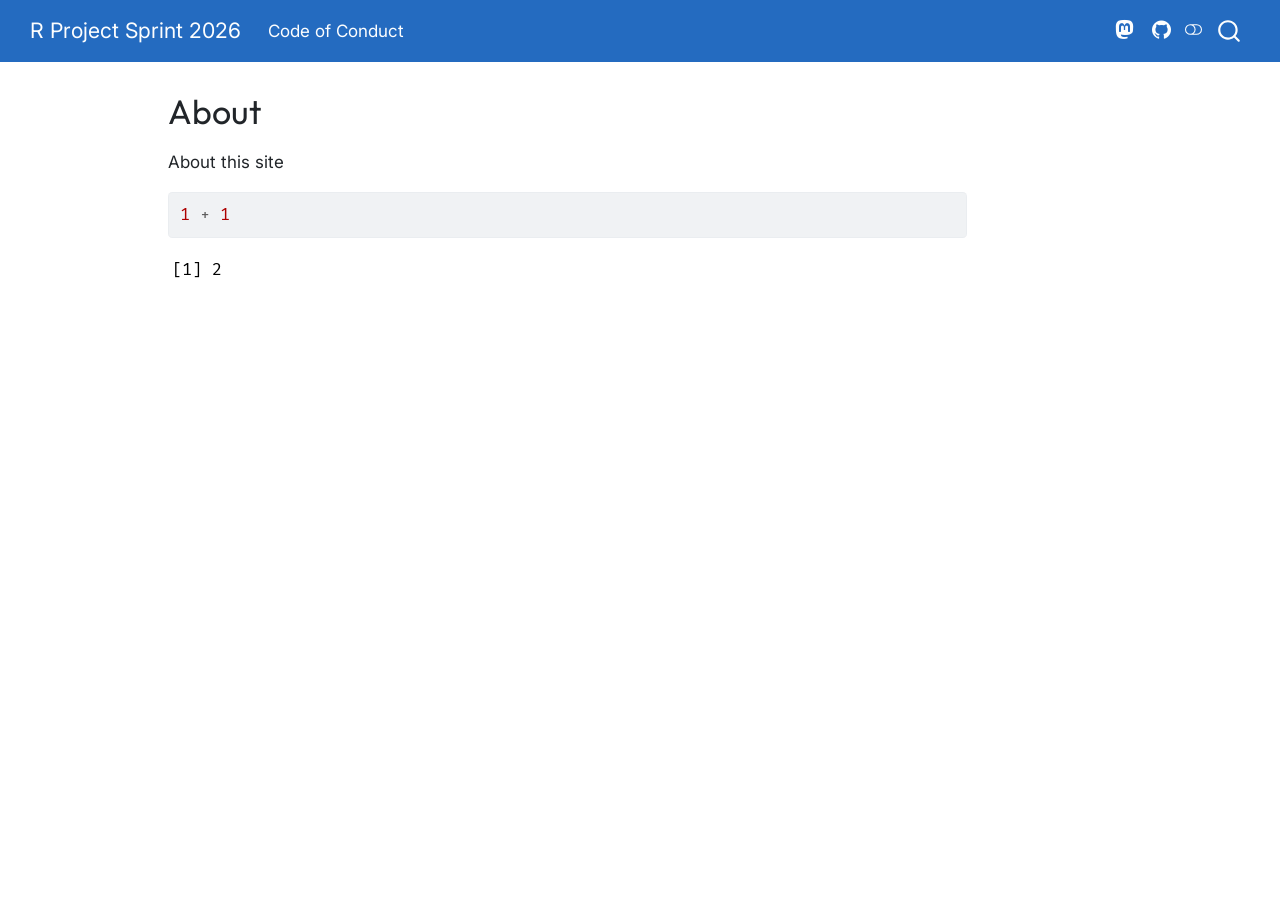
<file: about.html>
<!DOCTYPE html>
<html xmlns="http://www.w3.org/1999/xhtml" lang="en" xml:lang="en"><head>

<meta charset="utf-8">
<meta name="generator" content="quarto-1.9.36">

<meta name="viewport" content="width=device-width, initial-scale=1.0, user-scalable=yes">


<title>About – R Project Sprint 2026</title>
<style>
/* Default styles provided by pandoc.
** See https://pandoc.org/MANUAL.html#variables-for-html for config info.
*/
code{white-space: pre-wrap;}
span.smallcaps{font-variant: small-caps;}
div.columns{display: flex; gap: min(4vw, 1.5em);}
div.column{flex: auto; overflow-x: auto;}
div.hanging-indent{margin-left: 1.5em; text-indent: -1.5em;}
ul.task-list{list-style: none;}
ul.task-list li input[type="checkbox"] {
  width: 0.8em;
  margin: 0 0.8em 0.2em -1em; /* quarto-specific, see https://github.com/quarto-dev/quarto-cli/issues/4556 */ 
  vertical-align: middle;
}
/* CSS for syntax highlighting */
html { -webkit-text-size-adjust: 100%; }
pre > code.sourceCode { white-space: pre; position: relative; }
pre > code.sourceCode > span { display: inline-block; line-height: 1.25; }
pre > code.sourceCode > span:empty { height: 1.2em; }
.sourceCode { overflow: visible; }
code.sourceCode > span { color: inherit; text-decoration: inherit; }
div.sourceCode { margin: 1em 0; }
pre.sourceCode { margin: 0; }
@media screen {
div.sourceCode { overflow: auto; }
}
@media print {
pre > code.sourceCode { white-space: pre-wrap; }
pre > code.sourceCode > span { text-indent: -5em; padding-left: 5em; }
}
pre.numberSource code
  { counter-reset: source-line 0; }
pre.numberSource code > span
  { position: relative; left: -4em; counter-increment: source-line; }
pre.numberSource code > span > a:first-child::before
  { content: counter(source-line);
    position: relative; left: -1em; text-align: right; vertical-align: baseline;
    border: none; display: inline-block;
    -webkit-touch-callout: none; -webkit-user-select: none;
    -khtml-user-select: none; -moz-user-select: none;
    -ms-user-select: none; user-select: none;
    padding: 0 4px; width: 4em;
  }
pre.numberSource { margin-left: 3em;  padding-left: 4px; }
div.sourceCode
  {   }
@media screen {
pre > code.sourceCode > span > a:first-child::before { text-decoration: underline; }
}
</style>


<script src="site_libs/quarto-nav/quarto-nav.js"></script>
<script src="site_libs/quarto-nav/headroom.min.js"></script>
<script src="site_libs/clipboard/clipboard.min.js"></script>
<script src="site_libs/quarto-search/autocomplete.umd.js"></script>
<script src="site_libs/quarto-search/fuse.min.js"></script>
<script src="site_libs/quarto-search/quarto-search.js"></script>
<meta name="quarto:offset" content="./">
<link href="./media/favicon.png" rel="icon" type="image/png">
<script src="site_libs/quarto-html/quarto.js" type="module"></script>
<script src="site_libs/quarto-html/tabsets/tabsets.js" type="module"></script>
<script src="site_libs/quarto-html/popper.min.js"></script>
<script src="site_libs/quarto-html/tippy.umd.min.js"></script>
<script src="site_libs/quarto-html/anchor.min.js"></script>
<link href="site_libs/quarto-html/tippy.css" rel="stylesheet">
<link href="site_libs/quarto-html/quarto-syntax-highlighting-d600bb7ef3ca413fd4342c450494d517.css" rel="stylesheet" class="quarto-color-scheme" id="quarto-text-highlighting-styles">
<link href="site_libs/quarto-html/quarto-syntax-highlighting-dark-717024a59cbbee3c0f1398803476321f.css" rel="stylesheet" class="quarto-color-scheme quarto-color-alternate" id="quarto-text-highlighting-styles">
<link href="site_libs/quarto-html/quarto-syntax-highlighting-d600bb7ef3ca413fd4342c450494d517.css" rel="stylesheet" class="quarto-color-scheme-extra" id="quarto-text-highlighting-styles">
<script src="site_libs/bootstrap/bootstrap.min.js"></script>
<link href="site_libs/bootstrap/bootstrap-icons.css" rel="stylesheet">
<link href="site_libs/bootstrap/bootstrap-b8e59a9f05e103ca24abf220a3be489c.min.css" rel="stylesheet" append-hash="true" class="quarto-color-scheme" id="quarto-bootstrap" data-mode="light">
<link href="site_libs/bootstrap/bootstrap-dark-0f226ac00ab1b86a35d26a90ad340798.min.css" rel="stylesheet" append-hash="true" class="quarto-color-scheme quarto-color-alternate" id="quarto-bootstrap" data-mode="dark">
<link href="site_libs/bootstrap/bootstrap-b8e59a9f05e103ca24abf220a3be489c.min.css" rel="stylesheet" append-hash="true" class="quarto-color-scheme-extra" id="quarto-bootstrap" data-mode="light">
<script id="quarto-search-options" type="application/json">{
  "location": "navbar",
  "copy-button": false,
  "collapse-after": 3,
  "panel-placement": "end",
  "type": "overlay",
  "limit": 50,
  "keyboard-shortcut": [
    "f",
    "/",
    "s"
  ],
  "show-item-context": false,
  "language": {
    "search-no-results-text": "No results",
    "search-matching-documents-text": "matching documents",
    "search-copy-link-title": "Copy link to search",
    "search-hide-matches-text": "Hide additional matches",
    "search-more-match-text": "more match in this document",
    "search-more-matches-text": "more matches in this document",
    "search-clear-button-title": "Clear",
    "search-text-placeholder": "",
    "search-detached-cancel-button-title": "Cancel",
    "search-submit-button-title": "Submit",
    "search-label": "Search"
  }
}</script>


<link rel="stylesheet" href="styles.css">
</head>

<body class="nav-fixed quarto-light"><script id="quarto-html-before-body" type="application/javascript">
    const toggleBodyColorMode = (bsSheetEl) => {
      const mode = bsSheetEl.getAttribute("data-mode");
      const bodyEl = window.document.querySelector("body");
      if (mode === "dark") {
        bodyEl.classList.add("quarto-dark");
        bodyEl.classList.remove("quarto-light");
      } else {
        bodyEl.classList.add("quarto-light");
        bodyEl.classList.remove("quarto-dark");
      }
    }
    const toggleBodyColorPrimary = () => {
      const bsSheetEl = window.document.querySelector("link#quarto-bootstrap:not([rel=disabled-stylesheet])");
      if (bsSheetEl) {
        toggleBodyColorMode(bsSheetEl);
      }
    }
    const setColorSchemeToggle = (alternate) => {
      const toggles = window.document.querySelectorAll('.quarto-color-scheme-toggle');
      for (let i=0; i < toggles.length; i++) {
        const toggle = toggles[i];
        if (toggle) {
          if (alternate) {
            toggle.classList.add("alternate");
          } else {
            toggle.classList.remove("alternate");
          }
        }
      }
    };
    const toggleColorMode = (alternate) => {
      // Switch the stylesheets
      const primaryStylesheets = window.document.querySelectorAll('link.quarto-color-scheme:not(.quarto-color-alternate)');
      const alternateStylesheets = window.document.querySelectorAll('link.quarto-color-scheme.quarto-color-alternate');
      manageTransitions('#quarto-margin-sidebar .nav-link', false);
      if (alternate) {
        // note: dark is layered on light, we don't disable primary!
        enableStylesheet(alternateStylesheets);
        for (const sheetNode of alternateStylesheets) {
          if (sheetNode.id === "quarto-bootstrap") {
            toggleBodyColorMode(sheetNode);
          }
        }
      } else {
        disableStylesheet(alternateStylesheets);
        enableStylesheet(primaryStylesheets)
        toggleBodyColorPrimary();
      }
      manageTransitions('#quarto-margin-sidebar .nav-link', true);
      // Switch the toggles
      setColorSchemeToggle(alternate)
      // Hack to workaround the fact that safari doesn't
      // properly recolor the scrollbar when toggling (#1455)
      if (navigator.userAgent.indexOf('Safari') > 0 && navigator.userAgent.indexOf('Chrome') == -1) {
        manageTransitions("body", false);
        window.scrollTo(0, 1);
        setTimeout(() => {
          window.scrollTo(0, 0);
          manageTransitions("body", true);
        }, 40);
      }
    }
    const disableStylesheet = (stylesheets) => {
      for (let i=0; i < stylesheets.length; i++) {
        const stylesheet = stylesheets[i];
        stylesheet.rel = 'disabled-stylesheet';
      }
    }
    const enableStylesheet = (stylesheets) => {
      for (let i=0; i < stylesheets.length; i++) {
        const stylesheet = stylesheets[i];
        if(stylesheet.rel !== 'stylesheet') { // for Chrome, which will still FOUC without this check
          stylesheet.rel = 'stylesheet';
        }
      }
    }
    const manageTransitions = (selector, allowTransitions) => {
      const els = window.document.querySelectorAll(selector);
      for (let i=0; i < els.length; i++) {
        const el = els[i];
        if (allowTransitions) {
          el.classList.remove('notransition');
        } else {
          el.classList.add('notransition');
        }
      }
    }
    const isFileUrl = () => {
      return window.location.protocol === 'file:';
    }
    const hasAlternateSentinel = () => {
      let styleSentinel = getColorSchemeSentinel();
      if (styleSentinel !== null) {
        return styleSentinel === "alternate";
      } else {
        return false;
      }
    }
    const setStyleSentinel = (alternate) => {
      const value = alternate ? "alternate" : "default";
      if (!isFileUrl()) {
        window.localStorage.setItem("quarto-color-scheme", value);
      } else {
        localAlternateSentinel = value;
      }
    }
    const getColorSchemeSentinel = () => {
      if (!isFileUrl()) {
        const storageValue = window.localStorage.getItem("quarto-color-scheme");
        return storageValue != null ? storageValue : localAlternateSentinel;
      } else {
        return localAlternateSentinel;
      }
    }
    const toggleGiscusIfUsed = (isAlternate, darkModeDefault) => {
      const baseTheme = document.querySelector('#giscus-base-theme')?.value ?? 'light';
      const alternateTheme = document.querySelector('#giscus-alt-theme')?.value ?? 'dark';
      let newTheme = '';
      if(authorPrefersDark) {
        newTheme = isAlternate ? baseTheme : alternateTheme;
      } else {
        newTheme = isAlternate ? alternateTheme : baseTheme;
      }
      const changeGiscusTheme = () => {
        // From: https://github.com/giscus/giscus/issues/336
        const sendMessage = (message) => {
          const iframe = document.querySelector('iframe.giscus-frame');
          if (!iframe) return;
          iframe.contentWindow.postMessage({ giscus: message }, 'https://giscus.app');
        }
        sendMessage({
          setConfig: {
            theme: newTheme
          }
        });
      }
      const isGiscussLoaded = window.document.querySelector('iframe.giscus-frame') !== null;
      if (isGiscussLoaded) {
        changeGiscusTheme();
      }
    };
    const authorPrefersDark = false;
    const darkModeDefault = authorPrefersDark;
      document.querySelector('link#quarto-text-highlighting-styles.quarto-color-scheme-extra').rel = 'disabled-stylesheet';
      document.querySelector('link#quarto-bootstrap.quarto-color-scheme-extra').rel = 'disabled-stylesheet';
    let localAlternateSentinel = darkModeDefault ? 'alternate' : 'default';
    // Dark / light mode switch
    window.quartoToggleColorScheme = () => {
      // Read the current dark / light value
      let toAlternate = !hasAlternateSentinel();
      toggleColorMode(toAlternate);
      setStyleSentinel(toAlternate);
      toggleGiscusIfUsed(toAlternate, darkModeDefault);
      window.dispatchEvent(new Event('resize'));
    };
    // Switch to dark mode if need be
    if (hasAlternateSentinel()) {
      toggleColorMode(true);
    } else {
      toggleColorMode(false);
    }
  </script>

<div id="quarto-search-results"></div>
  <header id="quarto-header" class="headroom fixed-top">
    <nav class="navbar navbar-expand-lg " data-bs-theme="dark">
      <div class="navbar-container container-fluid">
      <div class="navbar-brand-container mx-auto">
    <a class="navbar-brand" href="./index.html">
    <span class="navbar-title">R Project Sprint 2026</span>
    </a>
  </div>
            <div id="quarto-search" class="" title="Search"></div>
          <button class="navbar-toggler" type="button" data-bs-toggle="collapse" data-bs-target="#navbarCollapse" aria-controls="navbarCollapse" role="menu" aria-expanded="false" aria-label="Toggle navigation" onclick="if (window.quartoToggleHeadroom) { window.quartoToggleHeadroom(); }">
  <span class="navbar-toggler-icon"></span>
</button>
          <div class="collapse navbar-collapse" id="navbarCollapse">
            <ul class="navbar-nav navbar-nav-scroll me-auto">
  <li class="nav-item">
    <a class="nav-link" href="./code-of-conduct.html"> 
<span class="menu-text">Code of Conduct</span></a>
  </li>  
</ul>
            <ul class="navbar-nav navbar-nav-scroll ms-auto">
  <li class="nav-item compact">
    <a class="nav-link" href="https://mastodon.cloud/tags/RSprint2026"> <i class="bi bi-mastodon" role="img">
</i> 
<span class="menu-text"></span></a>
  </li>  
  <li class="nav-item compact">
    <a class="nav-link" href="https://github.com/r-devel/r-project-sprint-2026"> <i class="bi bi-github" role="img">
</i> 
<span class="menu-text"></span></a>
  </li>  
</ul>
          </div> <!-- /navcollapse -->
            <div class="quarto-navbar-tools">
  <a href="" class="quarto-color-scheme-toggle quarto-navigation-tool  px-1" onclick="window.quartoToggleColorScheme(); return false;" title="Toggle dark mode"><i class="bi"></i></a>
</div>
      </div> <!-- /container-fluid -->
    </nav>
</header>
<!-- content -->
<div id="quarto-content" class="quarto-container page-columns page-rows-contents page-layout-article page-navbar">
<!-- sidebar -->
<!-- margin-sidebar -->
    <div id="quarto-margin-sidebar" class="sidebar margin-sidebar zindex-bottom">
        
    </div>
<!-- main -->
<main class="content" id="quarto-document-content">


<header id="title-block-header" class="quarto-title-block default">
<div class="quarto-title">
<h1 class="title">About</h1>
</div>



<div class="quarto-title-meta">

    
  
    
  </div>
  


</header>


<p>About this site</p>
<div class="cell">
<div class="code-copy-outer-scaffold"><div class="sourceCode cell-code" id="cb1"><pre class="sourceCode r code-with-copy"><code class="sourceCode r"><span id="cb1-1"><a href="#cb1-1" aria-hidden="true" tabindex="-1"></a><span class="dv">1</span> <span class="sc">+</span> <span class="dv">1</span></span></code></pre></div><button title="Copy to Clipboard" class="code-copy-button"><i class="bi"></i></button></div>
<div class="cell-output cell-output-stdout">
<pre><code>[1] 2</code></pre>
</div>
</div>



</main> <!-- /main -->
<script id="quarto-html-after-body" type="application/javascript">
  window.document.addEventListener("DOMContentLoaded", function (event) {
    // Ensure there is a toggle, if there isn't float one in the top right
    if (window.document.querySelector('.quarto-color-scheme-toggle') === null) {
      const a = window.document.createElement('a');
      a.classList.add('top-right');
      a.classList.add('quarto-color-scheme-toggle');
      a.href = "";
      a.onclick = function() { try { window.quartoToggleColorScheme(); } catch {} return false; };
      const i = window.document.createElement("i");
      i.classList.add('bi');
      a.appendChild(i);
      window.document.body.appendChild(a);
    }
    setColorSchemeToggle(hasAlternateSentinel())
    const icon = "";
    const anchorJS = new window.AnchorJS();
    anchorJS.options = {
      placement: 'right',
      icon: icon
    };
    anchorJS.add('.anchored');
    const isCodeAnnotation = (el) => {
      for (const clz of el.classList) {
        if (clz.startsWith('code-annotation-')) {                     
          return true;
        }
      }
      return false;
    }
    const onCopySuccess = function(e) {
      // button target
      const button = e.trigger;
      // don't keep focus
      button.blur();
      // flash "checked"
      button.classList.add('code-copy-button-checked');
      var currentTitle = button.getAttribute("title");
      button.setAttribute("title", "Copied!");
      let tooltip;
      if (window.bootstrap) {
        button.setAttribute("data-bs-toggle", "tooltip");
        button.setAttribute("data-bs-placement", "left");
        button.setAttribute("data-bs-title", "Copied!");
        tooltip = new bootstrap.Tooltip(button, 
          { trigger: "manual", 
            customClass: "code-copy-button-tooltip",
            offset: [0, -8]});
        tooltip.show();    
      }
      setTimeout(function() {
        if (tooltip) {
          tooltip.hide();
          button.removeAttribute("data-bs-title");
          button.removeAttribute("data-bs-toggle");
          button.removeAttribute("data-bs-placement");
        }
        button.setAttribute("title", currentTitle);
        button.classList.remove('code-copy-button-checked');
      }, 1000);
      // clear code selection
      e.clearSelection();
    }
    const getTextToCopy = function(trigger) {
      const outerScaffold = trigger.parentElement.cloneNode(true);
      const codeEl = outerScaffold.querySelector('code');
      for (const childEl of codeEl.children) {
        if (isCodeAnnotation(childEl)) {
          childEl.remove();
        }
      }
      return codeEl.innerText;
    }
    const clipboard = new window.ClipboardJS('.code-copy-button:not([data-in-quarto-modal])', {
      text: getTextToCopy
    });
    clipboard.on('success', onCopySuccess);
    if (window.document.getElementById('quarto-embedded-source-code-modal')) {
      const clipboardModal = new window.ClipboardJS('.code-copy-button[data-in-quarto-modal]', {
        text: getTextToCopy,
        container: window.document.getElementById('quarto-embedded-source-code-modal')
      });
      clipboardModal.on('success', onCopySuccess);
    }
      var localhostRegex = new RegExp(/^(?:http|https):\/\/localhost\:?[0-9]*\//);
      var mailtoRegex = new RegExp(/^mailto:/);
        var filterRegex = new RegExp("https:\/\/contributor\.r-project\.org\/r-project-sprint-2026");
      var isInternal = (href) => {
          return filterRegex.test(href) || localhostRegex.test(href) || mailtoRegex.test(href);
      }
      // Inspect non-navigation links and adorn them if external
     var links = window.document.querySelectorAll('a[href]:not(.nav-link):not(.navbar-brand):not(.toc-action):not(.sidebar-link):not(.sidebar-item-toggle):not(.pagination-link):not(.no-external):not([aria-hidden]):not(.dropdown-item):not(.quarto-navigation-tool):not(.about-link)');
      for (var i=0; i<links.length; i++) {
        const link = links[i];
        if (!isInternal(link.href)) {
          // undo the damage that might have been done by quarto-nav.js in the case of
          // links that we want to consider external
          if (link.dataset.originalHref !== undefined) {
            link.href = link.dataset.originalHref;
          }
            // target, if specified
            link.setAttribute("target", "_blank");
            if (link.getAttribute("rel") === null) {
              link.setAttribute("rel", "noopener");
            }
        }
      }
    function tippyHover(el, contentFn, onTriggerFn, onUntriggerFn) {
      const config = {
        allowHTML: true,
        maxWidth: 500,
        delay: 100,
        arrow: false,
        appendTo: function(el) {
            return el.parentElement;
        },
        interactive: true,
        interactiveBorder: 10,
        theme: 'quarto',
        placement: 'bottom-start',
      };
      if (contentFn) {
        config.content = contentFn;
      }
      if (onTriggerFn) {
        config.onTrigger = onTriggerFn;
      }
      if (onUntriggerFn) {
        config.onUntrigger = onUntriggerFn;
      }
      window.tippy(el, config); 
    }
    const noterefs = window.document.querySelectorAll('a[role="doc-noteref"]');
    for (var i=0; i<noterefs.length; i++) {
      const ref = noterefs[i];
      tippyHover(ref, function() {
        // use id or data attribute instead here
        let href = ref.getAttribute('data-footnote-href') || ref.getAttribute('href');
        try { href = new URL(href).hash; } catch {}
        const id = href.replace(/^#\/?/, "");
        const note = window.document.getElementById(id);
        if (note) {
          return note.innerHTML;
        } else {
          return "";
        }
      });
    }
    const xrefs = window.document.querySelectorAll('a.quarto-xref');
    const processXRef = (id, note) => {
      // Strip column container classes
      const stripColumnClz = (el) => {
        el.classList.remove("page-full", "page-columns");
        if (el.children) {
          for (const child of el.children) {
            stripColumnClz(child);
          }
        }
      }
      stripColumnClz(note)
      if (id === null || id.startsWith('sec-')) {
        // Special case sections, only their first couple elements
        const container = document.createElement("div");
        if (note.children && note.children.length > 2) {
          container.appendChild(note.children[0].cloneNode(true));
          for (let i = 1; i < note.children.length; i++) {
            const child = note.children[i];
            if (child.tagName === "P" && child.innerText === "") {
              continue;
            } else {
              container.appendChild(child.cloneNode(true));
              break;
            }
          }
          if (window.Quarto?.typesetMath) {
            window.Quarto.typesetMath(container);
          }
          return container.innerHTML
        } else {
          if (window.Quarto?.typesetMath) {
            window.Quarto.typesetMath(note);
          }
          return note.innerHTML;
        }
      } else {
        // Remove any anchor links if they are present
        const anchorLink = note.querySelector('a.anchorjs-link');
        if (anchorLink) {
          anchorLink.remove();
        }
        if (window.Quarto?.typesetMath) {
          window.Quarto.typesetMath(note);
        }
        if (note.classList.contains("callout")) {
          return note.outerHTML;
        } else {
          return note.innerHTML;
        }
      }
    }
    for (var i=0; i<xrefs.length; i++) {
      const xref = xrefs[i];
      tippyHover(xref, undefined, function(instance) {
        instance.disable();
        let url = xref.getAttribute('href');
        let hash = undefined; 
        if (url.startsWith('#')) {
          hash = url;
        } else {
          try { hash = new URL(url).hash; } catch {}
        }
        if (hash) {
          const id = hash.replace(/^#\/?/, "");
          const note = window.document.getElementById(id);
          if (note !== null) {
            try {
              const html = processXRef(id, note.cloneNode(true));
              instance.setContent(html);
            } finally {
              instance.enable();
              instance.show();
            }
          } else {
            // See if we can fetch this
            fetch(url.split('#')[0])
            .then(res => res.text())
            .then(html => {
              const parser = new DOMParser();
              const htmlDoc = parser.parseFromString(html, "text/html");
              const note = htmlDoc.getElementById(id);
              if (note !== null) {
                const html = processXRef(id, note);
                instance.setContent(html);
              } 
            }).finally(() => {
              instance.enable();
              instance.show();
            });
          }
        } else {
          // See if we can fetch a full url (with no hash to target)
          // This is a special case and we should probably do some content thinning / targeting
          fetch(url)
          .then(res => res.text())
          .then(html => {
            const parser = new DOMParser();
            const htmlDoc = parser.parseFromString(html, "text/html");
            const note = htmlDoc.querySelector('main.content');
            if (note !== null) {
              // This should only happen for chapter cross references
              // (since there is no id in the URL)
              // remove the first header
              if (note.children.length > 0 && note.children[0].tagName === "HEADER") {
                note.children[0].remove();
              }
              const html = processXRef(null, note);
              instance.setContent(html);
            } 
          }).finally(() => {
            instance.enable();
            instance.show();
          });
        }
      }, function(instance) {
      });
    }
        let selectedAnnoteEl;
        const selectorForAnnotation = ( cell, annotation) => {
          let cellAttr = 'data-code-cell="' + cell + '"';
          let lineAttr = 'data-code-annotation="' +  annotation + '"';
          const selector = 'span[' + cellAttr + '][' + lineAttr + ']';
          return selector;
        }
        const selectCodeLines = (annoteEl) => {
          const doc = window.document;
          const targetCell = annoteEl.getAttribute("data-target-cell");
          const targetAnnotation = annoteEl.getAttribute("data-target-annotation");
          const annoteSpan = window.document.querySelector(selectorForAnnotation(targetCell, targetAnnotation));
          const lines = annoteSpan.getAttribute("data-code-lines").split(",");
          const lineIds = lines.map((line) => {
            return targetCell + "-" + line;
          })
          let top = null;
          let height = null;
          let parent = null;
          if (lineIds.length > 0) {
              //compute the position of the single el (top and bottom and make a div)
              const el = window.document.getElementById(lineIds[0]);
              top = el.offsetTop;
              height = el.offsetHeight;
              parent = el.parentElement.parentElement;
            if (lineIds.length > 1) {
              const lastEl = window.document.getElementById(lineIds[lineIds.length - 1]);
              const bottom = lastEl.offsetTop + lastEl.offsetHeight;
              height = bottom - top;
            }
            if (top !== null && height !== null && parent !== null) {
              // cook up a div (if necessary) and position it 
              let div = window.document.getElementById("code-annotation-line-highlight");
              if (div === null) {
                div = window.document.createElement("div");
                div.setAttribute("id", "code-annotation-line-highlight");
                div.style.position = 'absolute';
                parent.appendChild(div);
              }
              div.style.top = top - 2 + "px";
              div.style.height = height + 4 + "px";
              div.style.left = 0;
              let gutterDiv = window.document.getElementById("code-annotation-line-highlight-gutter");
              if (gutterDiv === null) {
                gutterDiv = window.document.createElement("div");
                gutterDiv.setAttribute("id", "code-annotation-line-highlight-gutter");
                gutterDiv.style.position = 'absolute';
                const codeCell = window.document.getElementById(targetCell);
                const gutter = codeCell.querySelector('.code-annotation-gutter');
                gutter.appendChild(gutterDiv);
              }
              gutterDiv.style.top = top - 2 + "px";
              gutterDiv.style.height = height + 4 + "px";
            }
            selectedAnnoteEl = annoteEl;
          }
        };
        const unselectCodeLines = () => {
          const elementsIds = ["code-annotation-line-highlight", "code-annotation-line-highlight-gutter"];
          elementsIds.forEach((elId) => {
            const div = window.document.getElementById(elId);
            if (div) {
              div.remove();
            }
          });
          selectedAnnoteEl = undefined;
        };
          // Handle positioning of the toggle
      window.addEventListener(
        "resize",
        throttle(() => {
          elRect = undefined;
          if (selectedAnnoteEl) {
            selectCodeLines(selectedAnnoteEl);
          }
        }, 10)
      );
      function throttle(fn, ms) {
      let throttle = false;
      let timer;
        return (...args) => {
          if(!throttle) { // first call gets through
              fn.apply(this, args);
              throttle = true;
          } else { // all the others get throttled
              if(timer) clearTimeout(timer); // cancel #2
              timer = setTimeout(() => {
                fn.apply(this, args);
                timer = throttle = false;
              }, ms);
          }
        };
      }
        // Attach click handler to the DT
        const annoteDls = window.document.querySelectorAll('dt[data-target-cell]');
        for (const annoteDlNode of annoteDls) {
          annoteDlNode.addEventListener('click', (event) => {
            const clickedEl = event.target;
            if (clickedEl !== selectedAnnoteEl) {
              unselectCodeLines();
              const activeEl = window.document.querySelector('dt[data-target-cell].code-annotation-active');
              if (activeEl) {
                activeEl.classList.remove('code-annotation-active');
              }
              selectCodeLines(clickedEl);
              clickedEl.classList.add('code-annotation-active');
            } else {
              // Unselect the line
              unselectCodeLines();
              clickedEl.classList.remove('code-annotation-active');
            }
          });
        }
    const findCites = (el) => {
      const parentEl = el.parentElement;
      if (parentEl) {
        const cites = parentEl.dataset.cites;
        if (cites) {
          return {
            el,
            cites: cites.split(' ')
          };
        } else {
          return findCites(el.parentElement)
        }
      } else {
        return undefined;
      }
    };
    var bibliorefs = window.document.querySelectorAll('a[role="doc-biblioref"]');
    for (var i=0; i<bibliorefs.length; i++) {
      const ref = bibliorefs[i];
      const citeInfo = findCites(ref);
      if (citeInfo) {
        tippyHover(citeInfo.el, function() {
          var popup = window.document.createElement('div');
          citeInfo.cites.forEach(function(cite) {
            var citeDiv = window.document.createElement('div');
            citeDiv.classList.add('hanging-indent');
            citeDiv.classList.add('csl-entry');
            var biblioDiv = window.document.getElementById('ref-' + cite);
            if (biblioDiv) {
              citeDiv.innerHTML = biblioDiv.innerHTML;
            }
            popup.appendChild(citeDiv);
          });
          return popup.innerHTML;
        });
      }
    }
  });
  </script>
</div> <!-- /content -->




</body></html>
</file>
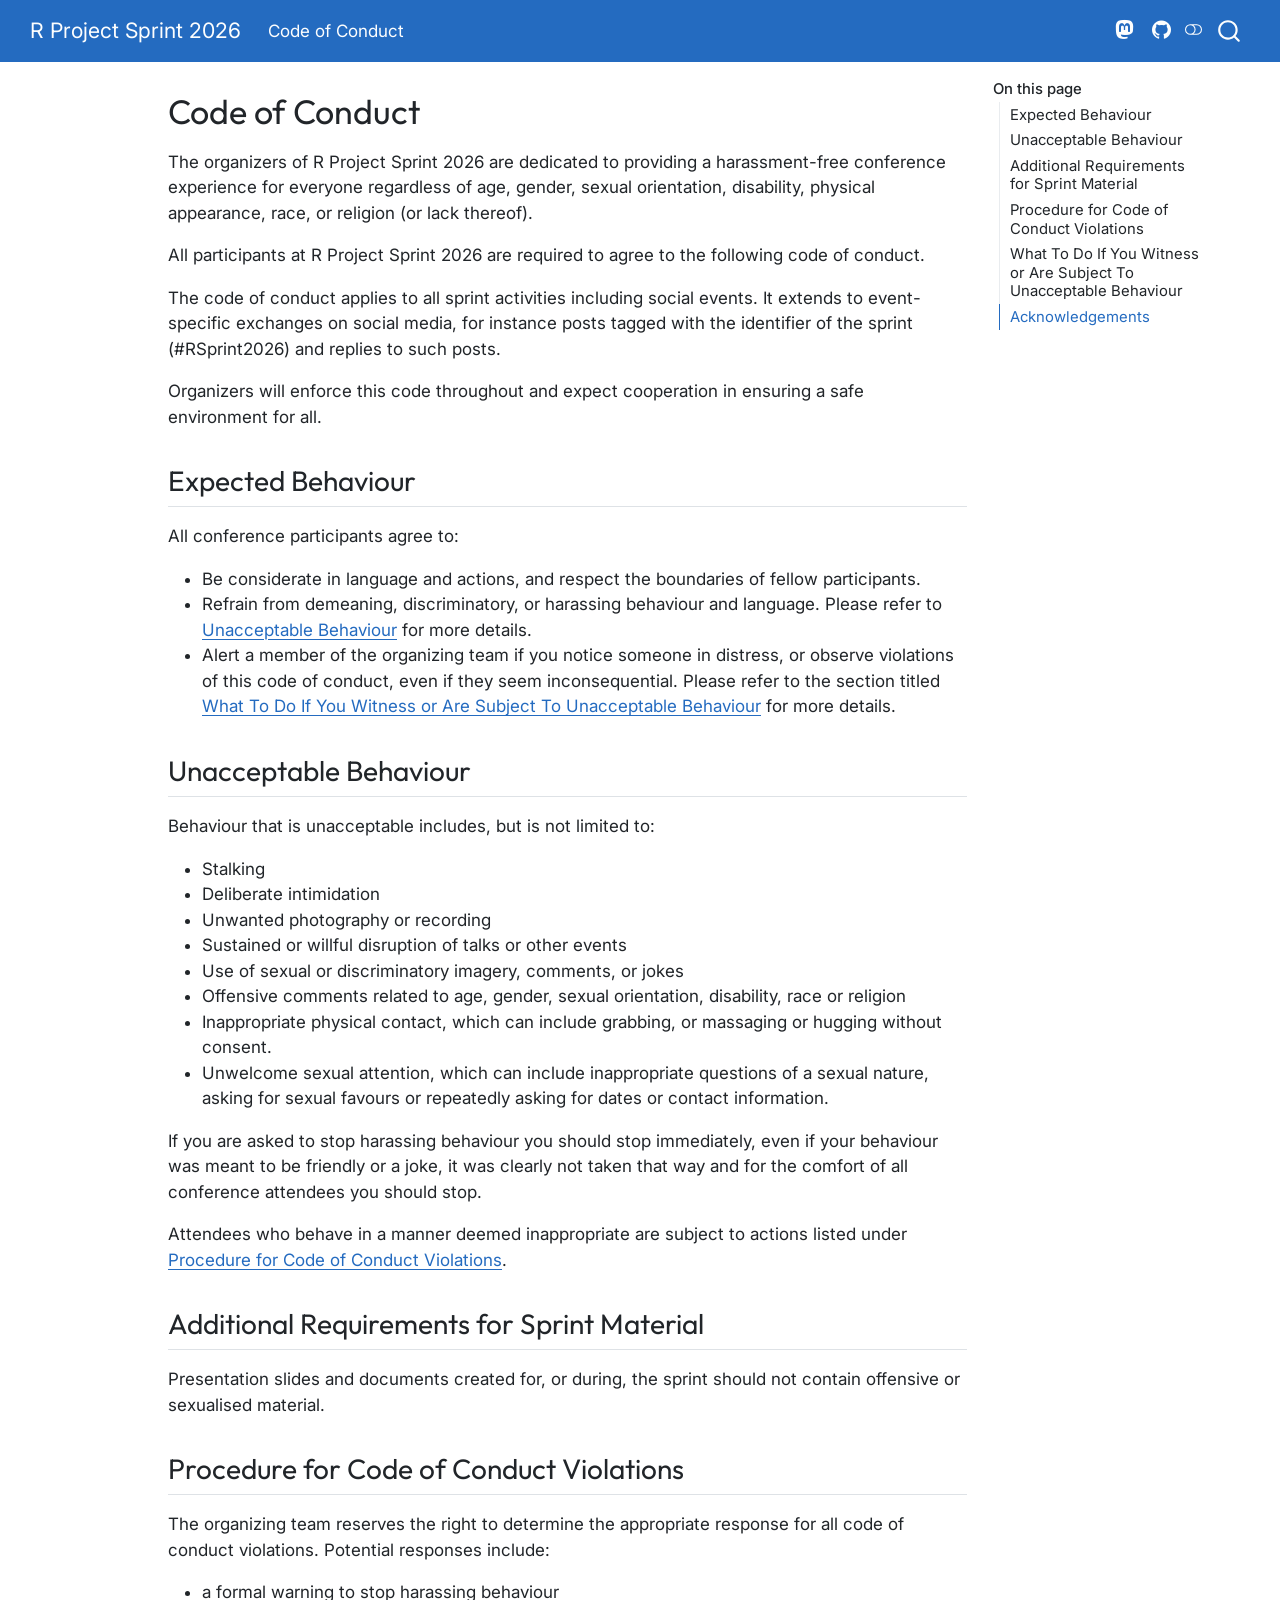
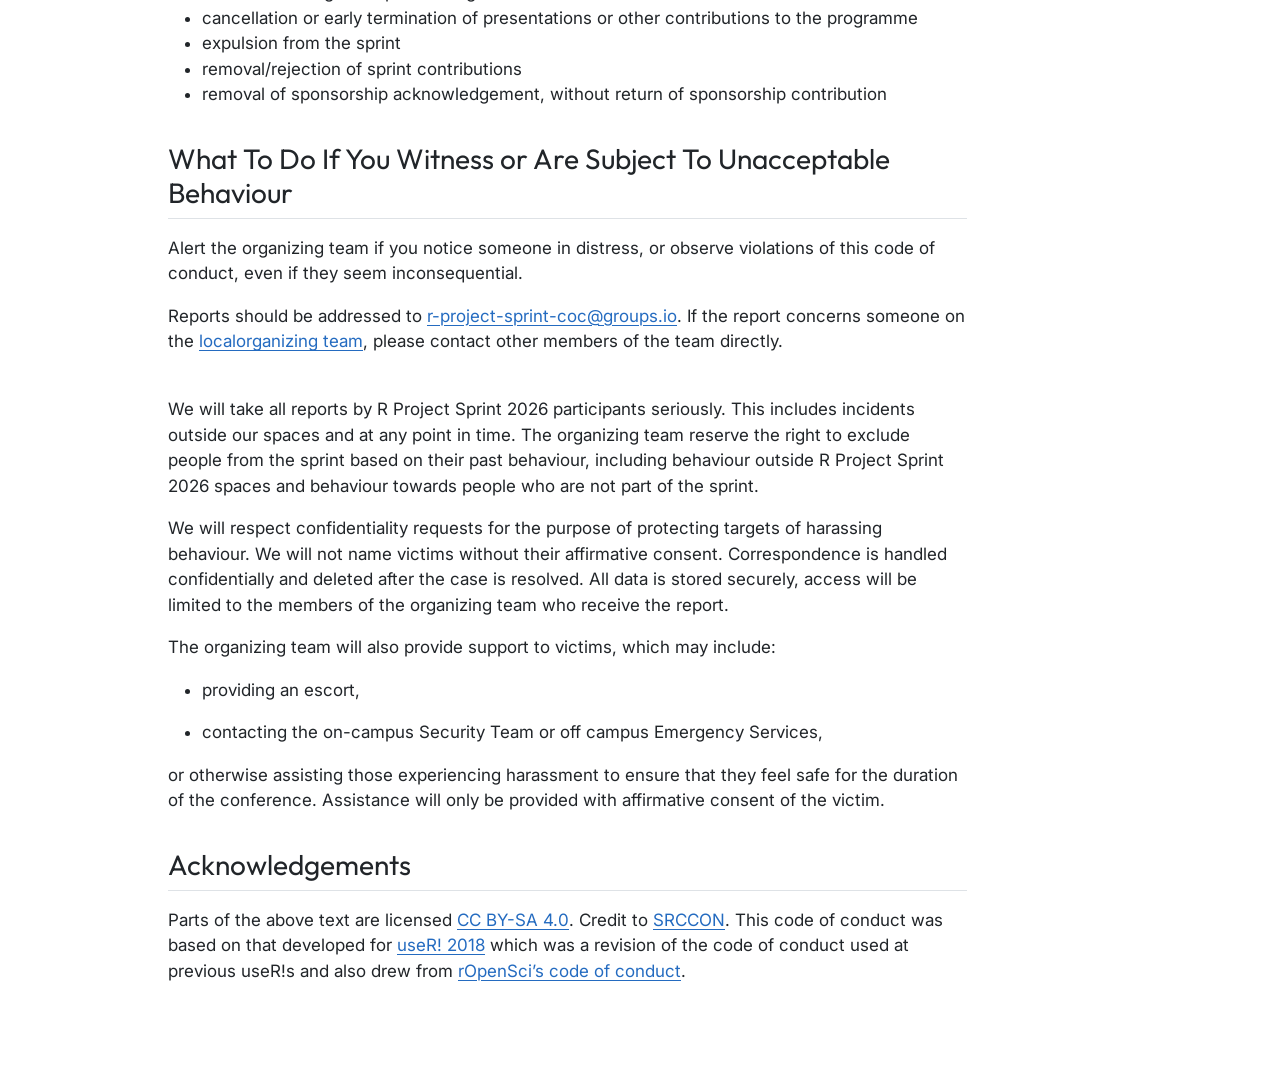
<file: code-of-conduct.html>
<!DOCTYPE html>
<html xmlns="http://www.w3.org/1999/xhtml" lang="en" xml:lang="en"><head>

<meta charset="utf-8">
<meta name="generator" content="quarto-1.9.36">

<meta name="viewport" content="width=device-width, initial-scale=1.0, user-scalable=yes">


<title>Code of Conduct – R Project Sprint 2026</title>
<style>
/* Default styles provided by pandoc.
** See https://pandoc.org/MANUAL.html#variables-for-html for config info.
*/
code{white-space: pre-wrap;}
span.smallcaps{font-variant: small-caps;}
div.columns{display: flex; gap: min(4vw, 1.5em);}
div.column{flex: auto; overflow-x: auto;}
div.hanging-indent{margin-left: 1.5em; text-indent: -1.5em;}
ul.task-list{list-style: none;}
ul.task-list li input[type="checkbox"] {
  width: 0.8em;
  margin: 0 0.8em 0.2em -1em; /* quarto-specific, see https://github.com/quarto-dev/quarto-cli/issues/4556 */ 
  vertical-align: middle;
}
</style>


<script src="site_libs/quarto-nav/quarto-nav.js"></script>
<script src="site_libs/quarto-nav/headroom.min.js"></script>
<script src="site_libs/clipboard/clipboard.min.js"></script>
<script src="site_libs/quarto-search/autocomplete.umd.js"></script>
<script src="site_libs/quarto-search/fuse.min.js"></script>
<script src="site_libs/quarto-search/quarto-search.js"></script>
<meta name="quarto:offset" content="./">
<link href="./media/favicon.png" rel="icon" type="image/png">
<script src="site_libs/quarto-html/quarto.js" type="module"></script>
<script src="site_libs/quarto-html/tabsets/tabsets.js" type="module"></script>
<script src="site_libs/quarto-html/popper.min.js"></script>
<script src="site_libs/quarto-html/tippy.umd.min.js"></script>
<script src="site_libs/quarto-html/anchor.min.js"></script>
<link href="site_libs/quarto-html/tippy.css" rel="stylesheet">
<link href="site_libs/quarto-html/quarto-syntax-highlighting-d600bb7ef3ca413fd4342c450494d517.css" rel="stylesheet" class="quarto-color-scheme" id="quarto-text-highlighting-styles">
<link href="site_libs/quarto-html/quarto-syntax-highlighting-dark-717024a59cbbee3c0f1398803476321f.css" rel="stylesheet" class="quarto-color-scheme quarto-color-alternate" id="quarto-text-highlighting-styles">
<link href="site_libs/quarto-html/quarto-syntax-highlighting-d600bb7ef3ca413fd4342c450494d517.css" rel="stylesheet" class="quarto-color-scheme-extra" id="quarto-text-highlighting-styles">
<script src="site_libs/bootstrap/bootstrap.min.js"></script>
<link href="site_libs/bootstrap/bootstrap-icons.css" rel="stylesheet">
<link href="site_libs/bootstrap/bootstrap-b8e59a9f05e103ca24abf220a3be489c.min.css" rel="stylesheet" append-hash="true" class="quarto-color-scheme" id="quarto-bootstrap" data-mode="light">
<link href="site_libs/bootstrap/bootstrap-dark-0f226ac00ab1b86a35d26a90ad340798.min.css" rel="stylesheet" append-hash="true" class="quarto-color-scheme quarto-color-alternate" id="quarto-bootstrap" data-mode="dark">
<link href="site_libs/bootstrap/bootstrap-b8e59a9f05e103ca24abf220a3be489c.min.css" rel="stylesheet" append-hash="true" class="quarto-color-scheme-extra" id="quarto-bootstrap" data-mode="light">
<script id="quarto-search-options" type="application/json">{
  "location": "navbar",
  "copy-button": false,
  "collapse-after": 3,
  "panel-placement": "end",
  "type": "overlay",
  "limit": 50,
  "keyboard-shortcut": [
    "f",
    "/",
    "s"
  ],
  "show-item-context": false,
  "language": {
    "search-no-results-text": "No results",
    "search-matching-documents-text": "matching documents",
    "search-copy-link-title": "Copy link to search",
    "search-hide-matches-text": "Hide additional matches",
    "search-more-match-text": "more match in this document",
    "search-more-matches-text": "more matches in this document",
    "search-clear-button-title": "Clear",
    "search-text-placeholder": "",
    "search-detached-cancel-button-title": "Cancel",
    "search-submit-button-title": "Submit",
    "search-label": "Search"
  }
}</script>


<link rel="stylesheet" href="styles.css">
</head>

<body class="nav-fixed quarto-light"><script id="quarto-html-before-body" type="application/javascript">
    const toggleBodyColorMode = (bsSheetEl) => {
      const mode = bsSheetEl.getAttribute("data-mode");
      const bodyEl = window.document.querySelector("body");
      if (mode === "dark") {
        bodyEl.classList.add("quarto-dark");
        bodyEl.classList.remove("quarto-light");
      } else {
        bodyEl.classList.add("quarto-light");
        bodyEl.classList.remove("quarto-dark");
      }
    }
    const toggleBodyColorPrimary = () => {
      const bsSheetEl = window.document.querySelector("link#quarto-bootstrap:not([rel=disabled-stylesheet])");
      if (bsSheetEl) {
        toggleBodyColorMode(bsSheetEl);
      }
    }
    const setColorSchemeToggle = (alternate) => {
      const toggles = window.document.querySelectorAll('.quarto-color-scheme-toggle');
      for (let i=0; i < toggles.length; i++) {
        const toggle = toggles[i];
        if (toggle) {
          if (alternate) {
            toggle.classList.add("alternate");
          } else {
            toggle.classList.remove("alternate");
          }
        }
      }
    };
    const toggleColorMode = (alternate) => {
      // Switch the stylesheets
      const primaryStylesheets = window.document.querySelectorAll('link.quarto-color-scheme:not(.quarto-color-alternate)');
      const alternateStylesheets = window.document.querySelectorAll('link.quarto-color-scheme.quarto-color-alternate');
      manageTransitions('#quarto-margin-sidebar .nav-link', false);
      if (alternate) {
        // note: dark is layered on light, we don't disable primary!
        enableStylesheet(alternateStylesheets);
        for (const sheetNode of alternateStylesheets) {
          if (sheetNode.id === "quarto-bootstrap") {
            toggleBodyColorMode(sheetNode);
          }
        }
      } else {
        disableStylesheet(alternateStylesheets);
        enableStylesheet(primaryStylesheets)
        toggleBodyColorPrimary();
      }
      manageTransitions('#quarto-margin-sidebar .nav-link', true);
      // Switch the toggles
      setColorSchemeToggle(alternate)
      // Hack to workaround the fact that safari doesn't
      // properly recolor the scrollbar when toggling (#1455)
      if (navigator.userAgent.indexOf('Safari') > 0 && navigator.userAgent.indexOf('Chrome') == -1) {
        manageTransitions("body", false);
        window.scrollTo(0, 1);
        setTimeout(() => {
          window.scrollTo(0, 0);
          manageTransitions("body", true);
        }, 40);
      }
    }
    const disableStylesheet = (stylesheets) => {
      for (let i=0; i < stylesheets.length; i++) {
        const stylesheet = stylesheets[i];
        stylesheet.rel = 'disabled-stylesheet';
      }
    }
    const enableStylesheet = (stylesheets) => {
      for (let i=0; i < stylesheets.length; i++) {
        const stylesheet = stylesheets[i];
        if(stylesheet.rel !== 'stylesheet') { // for Chrome, which will still FOUC without this check
          stylesheet.rel = 'stylesheet';
        }
      }
    }
    const manageTransitions = (selector, allowTransitions) => {
      const els = window.document.querySelectorAll(selector);
      for (let i=0; i < els.length; i++) {
        const el = els[i];
        if (allowTransitions) {
          el.classList.remove('notransition');
        } else {
          el.classList.add('notransition');
        }
      }
    }
    const isFileUrl = () => {
      return window.location.protocol === 'file:';
    }
    const hasAlternateSentinel = () => {
      let styleSentinel = getColorSchemeSentinel();
      if (styleSentinel !== null) {
        return styleSentinel === "alternate";
      } else {
        return false;
      }
    }
    const setStyleSentinel = (alternate) => {
      const value = alternate ? "alternate" : "default";
      if (!isFileUrl()) {
        window.localStorage.setItem("quarto-color-scheme", value);
      } else {
        localAlternateSentinel = value;
      }
    }
    const getColorSchemeSentinel = () => {
      if (!isFileUrl()) {
        const storageValue = window.localStorage.getItem("quarto-color-scheme");
        return storageValue != null ? storageValue : localAlternateSentinel;
      } else {
        return localAlternateSentinel;
      }
    }
    const toggleGiscusIfUsed = (isAlternate, darkModeDefault) => {
      const baseTheme = document.querySelector('#giscus-base-theme')?.value ?? 'light';
      const alternateTheme = document.querySelector('#giscus-alt-theme')?.value ?? 'dark';
      let newTheme = '';
      if(authorPrefersDark) {
        newTheme = isAlternate ? baseTheme : alternateTheme;
      } else {
        newTheme = isAlternate ? alternateTheme : baseTheme;
      }
      const changeGiscusTheme = () => {
        // From: https://github.com/giscus/giscus/issues/336
        const sendMessage = (message) => {
          const iframe = document.querySelector('iframe.giscus-frame');
          if (!iframe) return;
          iframe.contentWindow.postMessage({ giscus: message }, 'https://giscus.app');
        }
        sendMessage({
          setConfig: {
            theme: newTheme
          }
        });
      }
      const isGiscussLoaded = window.document.querySelector('iframe.giscus-frame') !== null;
      if (isGiscussLoaded) {
        changeGiscusTheme();
      }
    };
    const authorPrefersDark = false;
    const darkModeDefault = authorPrefersDark;
      document.querySelector('link#quarto-text-highlighting-styles.quarto-color-scheme-extra').rel = 'disabled-stylesheet';
      document.querySelector('link#quarto-bootstrap.quarto-color-scheme-extra').rel = 'disabled-stylesheet';
    let localAlternateSentinel = darkModeDefault ? 'alternate' : 'default';
    // Dark / light mode switch
    window.quartoToggleColorScheme = () => {
      // Read the current dark / light value
      let toAlternate = !hasAlternateSentinel();
      toggleColorMode(toAlternate);
      setStyleSentinel(toAlternate);
      toggleGiscusIfUsed(toAlternate, darkModeDefault);
      window.dispatchEvent(new Event('resize'));
    };
    // Switch to dark mode if need be
    if (hasAlternateSentinel()) {
      toggleColorMode(true);
    } else {
      toggleColorMode(false);
    }
  </script>

<div id="quarto-search-results"></div>
  <header id="quarto-header" class="headroom fixed-top">
    <nav class="navbar navbar-expand-lg " data-bs-theme="dark">
      <div class="navbar-container container-fluid">
      <div class="navbar-brand-container mx-auto">
    <a class="navbar-brand" href="./index.html">
    <span class="navbar-title">R Project Sprint 2026</span>
    </a>
  </div>
            <div id="quarto-search" class="" title="Search"></div>
          <button class="navbar-toggler" type="button" data-bs-toggle="collapse" data-bs-target="#navbarCollapse" aria-controls="navbarCollapse" role="menu" aria-expanded="false" aria-label="Toggle navigation" onclick="if (window.quartoToggleHeadroom) { window.quartoToggleHeadroom(); }">
  <span class="navbar-toggler-icon"></span>
</button>
          <div class="collapse navbar-collapse" id="navbarCollapse">
            <ul class="navbar-nav navbar-nav-scroll me-auto">
  <li class="nav-item">
    <a class="nav-link active" href="./code-of-conduct.html" aria-current="page"> 
<span class="menu-text">Code of Conduct</span></a>
  </li>  
</ul>
            <ul class="navbar-nav navbar-nav-scroll ms-auto">
  <li class="nav-item compact">
    <a class="nav-link" href="https://mastodon.cloud/tags/RSprint2026"> <i class="bi bi-mastodon" role="img">
</i> 
<span class="menu-text"></span></a>
  </li>  
  <li class="nav-item compact">
    <a class="nav-link" href="https://github.com/r-devel/r-project-sprint-2026"> <i class="bi bi-github" role="img">
</i> 
<span class="menu-text"></span></a>
  </li>  
</ul>
          </div> <!-- /navcollapse -->
            <div class="quarto-navbar-tools">
  <a href="" class="quarto-color-scheme-toggle quarto-navigation-tool  px-1" onclick="window.quartoToggleColorScheme(); return false;" title="Toggle dark mode"><i class="bi"></i></a>
</div>
      </div> <!-- /container-fluid -->
    </nav>
</header>
<!-- content -->
<div id="quarto-content" class="quarto-container page-columns page-rows-contents page-layout-article page-navbar">
<!-- sidebar -->
<!-- margin-sidebar -->
    <div id="quarto-margin-sidebar" class="sidebar margin-sidebar">
        <nav id="TOC" role="doc-toc" class="toc-active">
    <h2 id="toc-title">On this page</h2>
   
  <ul>
  <li><a href="#expected-behaviour" id="toc-expected-behaviour" class="nav-link active" data-scroll-target="#expected-behaviour">Expected Behaviour</a></li>
  <li><a href="#unacceptable-behaviour" id="toc-unacceptable-behaviour" class="nav-link" data-scroll-target="#unacceptable-behaviour">Unacceptable Behaviour</a></li>
  <li><a href="#additional-requirements-for-sprint-material" id="toc-additional-requirements-for-sprint-material" class="nav-link" data-scroll-target="#additional-requirements-for-sprint-material">Additional Requirements for Sprint Material</a></li>
  <li><a href="#procedure-for-code-of-conduct-violations" id="toc-procedure-for-code-of-conduct-violations" class="nav-link" data-scroll-target="#procedure-for-code-of-conduct-violations">Procedure for Code of Conduct Violations</a></li>
  <li><a href="#what-to-do-if-you-witness-or-are-subject-to-unacceptable-behaviour" id="toc-what-to-do-if-you-witness-or-are-subject-to-unacceptable-behaviour" class="nav-link" data-scroll-target="#what-to-do-if-you-witness-or-are-subject-to-unacceptable-behaviour">What To Do If You Witness or Are Subject To Unacceptable Behaviour</a></li>
  <li><a href="#acknowledgements" id="toc-acknowledgements" class="nav-link" data-scroll-target="#acknowledgements">Acknowledgements</a></li>
  </ul>
</nav>
    </div>
<!-- main -->
<main class="content" id="quarto-document-content">


<header id="title-block-header" class="quarto-title-block default">
<div class="quarto-title">
<h1 class="title">Code of Conduct</h1>
</div>



<div class="quarto-title-meta">

    
  
    
  </div>
  


</header>


<p>The organizers of R Project Sprint 2026 are dedicated to providing a harassment-free conference experience for everyone regardless of age, gender, sexual orientation, disability, physical appearance, race, or religion (or lack thereof).</p>
<p>All participants at R Project Sprint 2026 are required to agree to the following code of conduct.</p>
<p>The code of conduct applies to all sprint activities including social events. It extends to event-specific exchanges on social media, for instance posts tagged with the identifier of the sprint (#RSprint2026) and replies to such posts.</p>
<p>Organizers will enforce this code throughout and expect cooperation in ensuring a safe environment for all.</p>
<section id="expected-behaviour" class="level2">
<h2 class="anchored" data-anchor-id="expected-behaviour">Expected Behaviour</h2>
<p>All conference participants agree to:</p>
<ul>
<li>Be considerate in language and actions, and respect the boundaries of fellow participants.</li>
<li>Refrain from demeaning, discriminatory, or harassing behaviour and language. Please refer to <a href="#unacceptable-behaviour">Unacceptable Behaviour</a> for more details.</li>
<li>Alert a member of the organizing team if you notice someone in distress, or observe violations of this code of conduct, even if they seem inconsequential. Please refer to the section titled <a href="#what-to-do-if-you-witness-or-are-subject-to-unacceptable-behaviour">What To Do If You Witness or Are Subject To Unacceptable Behaviour</a> for more details.</li>
</ul>
</section>
<section id="unacceptable-behaviour" class="level2">
<h2 class="anchored" data-anchor-id="unacceptable-behaviour">Unacceptable Behaviour</h2>
<p>Behaviour that is unacceptable includes, but is not limited to:</p>
<ul>
<li>Stalking</li>
<li>Deliberate intimidation</li>
<li>Unwanted photography or recording</li>
<li>Sustained or willful disruption of talks or other events</li>
<li>Use of sexual or discriminatory imagery, comments, or jokes</li>
<li>Offensive comments related to age, gender, sexual orientation, disability, race or religion</li>
<li>Inappropriate physical contact, which can include grabbing, or massaging or hugging without consent.</li>
<li>Unwelcome sexual attention, which can include inappropriate questions of a sexual nature, asking for sexual favours or repeatedly asking for dates or contact information.</li>
</ul>
<p>If you are asked to stop harassing behaviour you should stop immediately, even if your behaviour was meant to be friendly or a joke, it was clearly not taken that way and for the comfort of all conference attendees you should stop.</p>
<p>Attendees who behave in a manner deemed inappropriate are subject to actions listed under <a href="#procedure-for-code-of-conduct-violations">Procedure for Code of Conduct Violations</a>.</p>
</section>
<section id="additional-requirements-for-sprint-material" class="level2">
<h2 class="anchored" data-anchor-id="additional-requirements-for-sprint-material">Additional Requirements for Sprint Material</h2>
<p>Presentation slides and documents created for, or during, the sprint should not contain offensive or sexualised material.</p>
</section>
<section id="procedure-for-code-of-conduct-violations" class="level2">
<h2 class="anchored" data-anchor-id="procedure-for-code-of-conduct-violations">Procedure for Code of Conduct Violations</h2>
<p>The organizing team reserves the right to determine the appropriate response for all code of conduct violations. Potential responses include:</p>
<ul>
<li>a formal warning to stop harassing behaviour</li>
<li>cancellation or early termination of presentations or other contributions to the programme</li>
<li>expulsion from the sprint</li>
<li>removal/rejection of sprint contributions</li>
<li>removal of sponsorship acknowledgement, without return of sponsorship contribution</li>
</ul>
</section>
<section id="what-to-do-if-you-witness-or-are-subject-to-unacceptable-behaviour" class="level2">
<h2 class="anchored" data-anchor-id="what-to-do-if-you-witness-or-are-subject-to-unacceptable-behaviour">What To Do If You Witness or Are Subject To Unacceptable Behaviour</h2>
<p>Alert the organizing team if you notice someone in distress, or observe violations of this code of conduct, even if they seem inconsequential.</p>
<p>Reports should be addressed to <a href="mailto:r-project-sprint-coc@groups.io" class="email">r-project-sprint-coc@groups.io</a>. If the report concerns someone on the <a href="./index#local-organizing-team">local</a><a href="./index#Local-organizing-team">organizing team</a>, please contact other members of the team directly.<br>
<br>
<!-- If you still have concerns about a conflict of interest, you are welcome to contact ... --></p>
<p>We will take all reports by R Project Sprint 2026 participants seriously. This includes incidents outside our spaces and at any point in time. The organizing team reserve the right to exclude people from the sprint based on their past behaviour, including behaviour outside R Project Sprint 2026 spaces and behaviour towards people who are not part of the sprint.</p>
<p>We will respect confidentiality requests for the purpose of protecting targets of harassing behaviour. We will not name victims without their affirmative consent. Correspondence is handled confidentially and deleted after the case is resolved. All data is stored securely, access will be limited to the members of the organizing team who receive the report.</p>
<p>The organizing team will also provide support to victims, which may include:</p>
<ul>
<li><p>providing an escort,</p></li>
<li><p>contacting the on-campus Security Team or off campus Emergency Services,</p></li>
</ul>
<p>or otherwise assisting those experiencing harassment to ensure that they feel safe for the duration of the conference. Assistance will only be provided with affirmative consent of the victim.</p>
</section>
<section id="acknowledgements" class="level2">
<h2 class="anchored" data-anchor-id="acknowledgements">Acknowledgements</h2>
<p>Parts of the above text are licensed <a href="http://creativecommons.org/licenses/by-sa/4.0/">CC BY-SA 4.0</a>. Credit to <a href="https://srccon.org/conduct/">SRCCON</a>. This code of conduct was based on that developed for <a href="https://user2018.r-project.org/code_of_conduct/">useR! 2018</a> which was a revision of the code of conduct used at previous useR!s and also drew from <a href="https://ropensci.org/coc/">rOpenSci’s code of conduct</a>.</p>


</section>

</main> <!-- /main -->
<script id="quarto-html-after-body" type="application/javascript">
  window.document.addEventListener("DOMContentLoaded", function (event) {
    // Ensure there is a toggle, if there isn't float one in the top right
    if (window.document.querySelector('.quarto-color-scheme-toggle') === null) {
      const a = window.document.createElement('a');
      a.classList.add('top-right');
      a.classList.add('quarto-color-scheme-toggle');
      a.href = "";
      a.onclick = function() { try { window.quartoToggleColorScheme(); } catch {} return false; };
      const i = window.document.createElement("i");
      i.classList.add('bi');
      a.appendChild(i);
      window.document.body.appendChild(a);
    }
    setColorSchemeToggle(hasAlternateSentinel())
    const icon = "";
    const anchorJS = new window.AnchorJS();
    anchorJS.options = {
      placement: 'right',
      icon: icon
    };
    anchorJS.add('.anchored');
    const isCodeAnnotation = (el) => {
      for (const clz of el.classList) {
        if (clz.startsWith('code-annotation-')) {                     
          return true;
        }
      }
      return false;
    }
    const onCopySuccess = function(e) {
      // button target
      const button = e.trigger;
      // don't keep focus
      button.blur();
      // flash "checked"
      button.classList.add('code-copy-button-checked');
      var currentTitle = button.getAttribute("title");
      button.setAttribute("title", "Copied!");
      let tooltip;
      if (window.bootstrap) {
        button.setAttribute("data-bs-toggle", "tooltip");
        button.setAttribute("data-bs-placement", "left");
        button.setAttribute("data-bs-title", "Copied!");
        tooltip = new bootstrap.Tooltip(button, 
          { trigger: "manual", 
            customClass: "code-copy-button-tooltip",
            offset: [0, -8]});
        tooltip.show();    
      }
      setTimeout(function() {
        if (tooltip) {
          tooltip.hide();
          button.removeAttribute("data-bs-title");
          button.removeAttribute("data-bs-toggle");
          button.removeAttribute("data-bs-placement");
        }
        button.setAttribute("title", currentTitle);
        button.classList.remove('code-copy-button-checked');
      }, 1000);
      // clear code selection
      e.clearSelection();
    }
    const getTextToCopy = function(trigger) {
      const outerScaffold = trigger.parentElement.cloneNode(true);
      const codeEl = outerScaffold.querySelector('code');
      for (const childEl of codeEl.children) {
        if (isCodeAnnotation(childEl)) {
          childEl.remove();
        }
      }
      return codeEl.innerText;
    }
    const clipboard = new window.ClipboardJS('.code-copy-button:not([data-in-quarto-modal])', {
      text: getTextToCopy
    });
    clipboard.on('success', onCopySuccess);
    if (window.document.getElementById('quarto-embedded-source-code-modal')) {
      const clipboardModal = new window.ClipboardJS('.code-copy-button[data-in-quarto-modal]', {
        text: getTextToCopy,
        container: window.document.getElementById('quarto-embedded-source-code-modal')
      });
      clipboardModal.on('success', onCopySuccess);
    }
      var localhostRegex = new RegExp(/^(?:http|https):\/\/localhost\:?[0-9]*\//);
      var mailtoRegex = new RegExp(/^mailto:/);
        var filterRegex = new RegExp("https:\/\/contributor\.r-project\.org\/r-project-sprint-2026");
      var isInternal = (href) => {
          return filterRegex.test(href) || localhostRegex.test(href) || mailtoRegex.test(href);
      }
      // Inspect non-navigation links and adorn them if external
     var links = window.document.querySelectorAll('a[href]:not(.nav-link):not(.navbar-brand):not(.toc-action):not(.sidebar-link):not(.sidebar-item-toggle):not(.pagination-link):not(.no-external):not([aria-hidden]):not(.dropdown-item):not(.quarto-navigation-tool):not(.about-link)');
      for (var i=0; i<links.length; i++) {
        const link = links[i];
        if (!isInternal(link.href)) {
          // undo the damage that might have been done by quarto-nav.js in the case of
          // links that we want to consider external
          if (link.dataset.originalHref !== undefined) {
            link.href = link.dataset.originalHref;
          }
            // target, if specified
            link.setAttribute("target", "_blank");
            if (link.getAttribute("rel") === null) {
              link.setAttribute("rel", "noopener");
            }
        }
      }
    function tippyHover(el, contentFn, onTriggerFn, onUntriggerFn) {
      const config = {
        allowHTML: true,
        maxWidth: 500,
        delay: 100,
        arrow: false,
        appendTo: function(el) {
            return el.parentElement;
        },
        interactive: true,
        interactiveBorder: 10,
        theme: 'quarto',
        placement: 'bottom-start',
      };
      if (contentFn) {
        config.content = contentFn;
      }
      if (onTriggerFn) {
        config.onTrigger = onTriggerFn;
      }
      if (onUntriggerFn) {
        config.onUntrigger = onUntriggerFn;
      }
      window.tippy(el, config); 
    }
    const noterefs = window.document.querySelectorAll('a[role="doc-noteref"]');
    for (var i=0; i<noterefs.length; i++) {
      const ref = noterefs[i];
      tippyHover(ref, function() {
        // use id or data attribute instead here
        let href = ref.getAttribute('data-footnote-href') || ref.getAttribute('href');
        try { href = new URL(href).hash; } catch {}
        const id = href.replace(/^#\/?/, "");
        const note = window.document.getElementById(id);
        if (note) {
          return note.innerHTML;
        } else {
          return "";
        }
      });
    }
    const xrefs = window.document.querySelectorAll('a.quarto-xref');
    const processXRef = (id, note) => {
      // Strip column container classes
      const stripColumnClz = (el) => {
        el.classList.remove("page-full", "page-columns");
        if (el.children) {
          for (const child of el.children) {
            stripColumnClz(child);
          }
        }
      }
      stripColumnClz(note)
      if (id === null || id.startsWith('sec-')) {
        // Special case sections, only their first couple elements
        const container = document.createElement("div");
        if (note.children && note.children.length > 2) {
          container.appendChild(note.children[0].cloneNode(true));
          for (let i = 1; i < note.children.length; i++) {
            const child = note.children[i];
            if (child.tagName === "P" && child.innerText === "") {
              continue;
            } else {
              container.appendChild(child.cloneNode(true));
              break;
            }
          }
          if (window.Quarto?.typesetMath) {
            window.Quarto.typesetMath(container);
          }
          return container.innerHTML
        } else {
          if (window.Quarto?.typesetMath) {
            window.Quarto.typesetMath(note);
          }
          return note.innerHTML;
        }
      } else {
        // Remove any anchor links if they are present
        const anchorLink = note.querySelector('a.anchorjs-link');
        if (anchorLink) {
          anchorLink.remove();
        }
        if (window.Quarto?.typesetMath) {
          window.Quarto.typesetMath(note);
        }
        if (note.classList.contains("callout")) {
          return note.outerHTML;
        } else {
          return note.innerHTML;
        }
      }
    }
    for (var i=0; i<xrefs.length; i++) {
      const xref = xrefs[i];
      tippyHover(xref, undefined, function(instance) {
        instance.disable();
        let url = xref.getAttribute('href');
        let hash = undefined; 
        if (url.startsWith('#')) {
          hash = url;
        } else {
          try { hash = new URL(url).hash; } catch {}
        }
        if (hash) {
          const id = hash.replace(/^#\/?/, "");
          const note = window.document.getElementById(id);
          if (note !== null) {
            try {
              const html = processXRef(id, note.cloneNode(true));
              instance.setContent(html);
            } finally {
              instance.enable();
              instance.show();
            }
          } else {
            // See if we can fetch this
            fetch(url.split('#')[0])
            .then(res => res.text())
            .then(html => {
              const parser = new DOMParser();
              const htmlDoc = parser.parseFromString(html, "text/html");
              const note = htmlDoc.getElementById(id);
              if (note !== null) {
                const html = processXRef(id, note);
                instance.setContent(html);
              } 
            }).finally(() => {
              instance.enable();
              instance.show();
            });
          }
        } else {
          // See if we can fetch a full url (with no hash to target)
          // This is a special case and we should probably do some content thinning / targeting
          fetch(url)
          .then(res => res.text())
          .then(html => {
            const parser = new DOMParser();
            const htmlDoc = parser.parseFromString(html, "text/html");
            const note = htmlDoc.querySelector('main.content');
            if (note !== null) {
              // This should only happen for chapter cross references
              // (since there is no id in the URL)
              // remove the first header
              if (note.children.length > 0 && note.children[0].tagName === "HEADER") {
                note.children[0].remove();
              }
              const html = processXRef(null, note);
              instance.setContent(html);
            } 
          }).finally(() => {
            instance.enable();
            instance.show();
          });
        }
      }, function(instance) {
      });
    }
        let selectedAnnoteEl;
        const selectorForAnnotation = ( cell, annotation) => {
          let cellAttr = 'data-code-cell="' + cell + '"';
          let lineAttr = 'data-code-annotation="' +  annotation + '"';
          const selector = 'span[' + cellAttr + '][' + lineAttr + ']';
          return selector;
        }
        const selectCodeLines = (annoteEl) => {
          const doc = window.document;
          const targetCell = annoteEl.getAttribute("data-target-cell");
          const targetAnnotation = annoteEl.getAttribute("data-target-annotation");
          const annoteSpan = window.document.querySelector(selectorForAnnotation(targetCell, targetAnnotation));
          const lines = annoteSpan.getAttribute("data-code-lines").split(",");
          const lineIds = lines.map((line) => {
            return targetCell + "-" + line;
          })
          let top = null;
          let height = null;
          let parent = null;
          if (lineIds.length > 0) {
              //compute the position of the single el (top and bottom and make a div)
              const el = window.document.getElementById(lineIds[0]);
              top = el.offsetTop;
              height = el.offsetHeight;
              parent = el.parentElement.parentElement;
            if (lineIds.length > 1) {
              const lastEl = window.document.getElementById(lineIds[lineIds.length - 1]);
              const bottom = lastEl.offsetTop + lastEl.offsetHeight;
              height = bottom - top;
            }
            if (top !== null && height !== null && parent !== null) {
              // cook up a div (if necessary) and position it 
              let div = window.document.getElementById("code-annotation-line-highlight");
              if (div === null) {
                div = window.document.createElement("div");
                div.setAttribute("id", "code-annotation-line-highlight");
                div.style.position = 'absolute';
                parent.appendChild(div);
              }
              div.style.top = top - 2 + "px";
              div.style.height = height + 4 + "px";
              div.style.left = 0;
              let gutterDiv = window.document.getElementById("code-annotation-line-highlight-gutter");
              if (gutterDiv === null) {
                gutterDiv = window.document.createElement("div");
                gutterDiv.setAttribute("id", "code-annotation-line-highlight-gutter");
                gutterDiv.style.position = 'absolute';
                const codeCell = window.document.getElementById(targetCell);
                const gutter = codeCell.querySelector('.code-annotation-gutter');
                gutter.appendChild(gutterDiv);
              }
              gutterDiv.style.top = top - 2 + "px";
              gutterDiv.style.height = height + 4 + "px";
            }
            selectedAnnoteEl = annoteEl;
          }
        };
        const unselectCodeLines = () => {
          const elementsIds = ["code-annotation-line-highlight", "code-annotation-line-highlight-gutter"];
          elementsIds.forEach((elId) => {
            const div = window.document.getElementById(elId);
            if (div) {
              div.remove();
            }
          });
          selectedAnnoteEl = undefined;
        };
          // Handle positioning of the toggle
      window.addEventListener(
        "resize",
        throttle(() => {
          elRect = undefined;
          if (selectedAnnoteEl) {
            selectCodeLines(selectedAnnoteEl);
          }
        }, 10)
      );
      function throttle(fn, ms) {
      let throttle = false;
      let timer;
        return (...args) => {
          if(!throttle) { // first call gets through
              fn.apply(this, args);
              throttle = true;
          } else { // all the others get throttled
              if(timer) clearTimeout(timer); // cancel #2
              timer = setTimeout(() => {
                fn.apply(this, args);
                timer = throttle = false;
              }, ms);
          }
        };
      }
        // Attach click handler to the DT
        const annoteDls = window.document.querySelectorAll('dt[data-target-cell]');
        for (const annoteDlNode of annoteDls) {
          annoteDlNode.addEventListener('click', (event) => {
            const clickedEl = event.target;
            if (clickedEl !== selectedAnnoteEl) {
              unselectCodeLines();
              const activeEl = window.document.querySelector('dt[data-target-cell].code-annotation-active');
              if (activeEl) {
                activeEl.classList.remove('code-annotation-active');
              }
              selectCodeLines(clickedEl);
              clickedEl.classList.add('code-annotation-active');
            } else {
              // Unselect the line
              unselectCodeLines();
              clickedEl.classList.remove('code-annotation-active');
            }
          });
        }
    const findCites = (el) => {
      const parentEl = el.parentElement;
      if (parentEl) {
        const cites = parentEl.dataset.cites;
        if (cites) {
          return {
            el,
            cites: cites.split(' ')
          };
        } else {
          return findCites(el.parentElement)
        }
      } else {
        return undefined;
      }
    };
    var bibliorefs = window.document.querySelectorAll('a[role="doc-biblioref"]');
    for (var i=0; i<bibliorefs.length; i++) {
      const ref = bibliorefs[i];
      const citeInfo = findCites(ref);
      if (citeInfo) {
        tippyHover(citeInfo.el, function() {
          var popup = window.document.createElement('div');
          citeInfo.cites.forEach(function(cite) {
            var citeDiv = window.document.createElement('div');
            citeDiv.classList.add('hanging-indent');
            citeDiv.classList.add('csl-entry');
            var biblioDiv = window.document.getElementById('ref-' + cite);
            if (biblioDiv) {
              citeDiv.innerHTML = biblioDiv.innerHTML;
            }
            popup.appendChild(citeDiv);
          });
          return popup.innerHTML;
        });
      }
    }
  });
  </script>
</div> <!-- /content -->




</body></html>
</file>
<file: site_libs/quarto-html/tippy.css>
.tippy-box[data-animation=fade][data-state=hidden]{opacity:0}[data-tippy-root]{max-width:calc(100vw - 10px)}.tippy-box{position:relative;background-color:#333;color:#fff;border-radius:4px;font-size:14px;line-height:1.4;white-space:normal;outline:0;transition-property:transform,visibility,opacity}.tippy-box[data-placement^=top]>.tippy-arrow{bottom:0}.tippy-box[data-placement^=top]>.tippy-arrow:before{bottom:-7px;left:0;border-width:8px 8px 0;border-top-color:initial;transform-origin:center top}.tippy-box[data-placement^=bottom]>.tippy-arrow{top:0}.tippy-box[data-placement^=bottom]>.tippy-arrow:before{top:-7px;left:0;border-width:0 8px 8px;border-bottom-color:initial;transform-origin:center bottom}.tippy-box[data-placement^=left]>.tippy-arrow{right:0}.tippy-box[data-placement^=left]>.tippy-arrow:before{border-width:8px 0 8px 8px;border-left-color:initial;right:-7px;transform-origin:center left}.tippy-box[data-placement^=right]>.tippy-arrow{left:0}.tippy-box[data-placement^=right]>.tippy-arrow:before{left:-7px;border-width:8px 8px 8px 0;border-right-color:initial;transform-origin:center right}.tippy-box[data-inertia][data-state=visible]{transition-timing-function:cubic-bezier(.54,1.5,.38,1.11)}.tippy-arrow{width:16px;height:16px;color:#333}.tippy-arrow:before{content:"";position:absolute;border-color:transparent;border-style:solid}.tippy-content{position:relative;padding:5px 9px;z-index:1}
</file>
<file: site_libs/quarto-html/quarto-syntax-highlighting-d600bb7ef3ca413fd4342c450494d517.css>
/* quarto syntax highlight colors */
:root {
  --quarto-hl-ot-color: #003B4F;
  --quarto-hl-at-color: #657422;
  --quarto-hl-ss-color: #20794D;
  --quarto-hl-an-color: #5E5E5E;
  --quarto-hl-fu-color: #4758AB;
  --quarto-hl-st-color: #20794D;
  --quarto-hl-cf-color: #003B4F;
  --quarto-hl-op-color: #5E5E5E;
  --quarto-hl-er-color: #AD0000;
  --quarto-hl-bn-color: #AD0000;
  --quarto-hl-al-color: #AD0000;
  --quarto-hl-va-color: #111111;
  --quarto-hl-bu-color: inherit;
  --quarto-hl-ex-color: inherit;
  --quarto-hl-pp-color: #AD0000;
  --quarto-hl-in-color: #5E5E5E;
  --quarto-hl-vs-color: #20794D;
  --quarto-hl-wa-color: #5E5E5E;
  --quarto-hl-do-color: #5E5E5E;
  --quarto-hl-im-color: #00769E;
  --quarto-hl-ch-color: #20794D;
  --quarto-hl-dt-color: #AD0000;
  --quarto-hl-fl-color: #AD0000;
  --quarto-hl-co-color: #5E5E5E;
  --quarto-hl-cv-color: #5E5E5E;
  --quarto-hl-cn-color: #8f5902;
  --quarto-hl-sc-color: #5E5E5E;
  --quarto-hl-dv-color: #AD0000;
  --quarto-hl-kw-color: #003B4F;
}

/* other quarto variables */
:root {
  --quarto-font-monospace: Fira Mono;
}

/* syntax highlight based on Pandoc's rules */
pre > code.sourceCode > span {
  color: #003B4F;
}

code.sourceCode > span {
  color: #003B4F;
}

div.sourceCode,
div.sourceCode pre.sourceCode {
  color: #003B4F;
}

/* Normal */
code span {
  color: #003B4F;
}

/* Alert */
code span.al {
  color: #AD0000;
  font-style: inherit;
}

/* Annotation */
code span.an {
  color: #5E5E5E;
  font-style: inherit;
}

/* Attribute */
code span.at {
  color: #657422;
  font-style: inherit;
}

/* BaseN */
code span.bn {
  color: #AD0000;
  font-style: inherit;
}

/* BuiltIn */
code span.bu {
  font-style: inherit;
}

/* ControlFlow */
code span.cf {
  color: #003B4F;
  font-weight: bold;
  font-style: inherit;
}

/* Char */
code span.ch {
  color: #20794D;
  font-style: inherit;
}

/* Constant */
code span.cn {
  color: #8f5902;
  font-style: inherit;
}

/* Comment */
code span.co {
  color: #5E5E5E;
  font-style: inherit;
}

/* CommentVar */
code span.cv {
  color: #5E5E5E;
  font-style: italic;
}

/* Documentation */
code span.do {
  color: #5E5E5E;
  font-style: italic;
}

/* DataType */
code span.dt {
  color: #AD0000;
  font-style: inherit;
}

/* DecVal */
code span.dv {
  color: #AD0000;
  font-style: inherit;
}

/* Error */
code span.er {
  color: #AD0000;
  font-style: inherit;
}

/* Extension */
code span.ex {
  font-style: inherit;
}

/* Float */
code span.fl {
  color: #AD0000;
  font-style: inherit;
}

/* Function */
code span.fu {
  color: #4758AB;
  font-style: inherit;
}

/* Import */
code span.im {
  color: #00769E;
  font-style: inherit;
}

/* Information */
code span.in {
  color: #5E5E5E;
  font-style: inherit;
}

/* Keyword */
code span.kw {
  color: #003B4F;
  font-weight: bold;
  font-style: inherit;
}

/* Operator */
code span.op {
  color: #5E5E5E;
  font-style: inherit;
}

/* Other */
code span.ot {
  color: #003B4F;
  font-style: inherit;
}

/* Preprocessor */
code span.pp {
  color: #AD0000;
  font-style: inherit;
}

/* SpecialChar */
code span.sc {
  color: #5E5E5E;
  font-style: inherit;
}

/* SpecialString */
code span.ss {
  color: #20794D;
  font-style: inherit;
}

/* String */
code span.st {
  color: #20794D;
  font-style: inherit;
}

/* Variable */
code span.va {
  color: #111111;
  font-style: inherit;
}

/* VerbatimString */
code span.vs {
  color: #20794D;
  font-style: inherit;
}

/* Warning */
code span.wa {
  color: #5E5E5E;
  font-style: italic;
}

.prevent-inlining {
  content: "</";
}

/*# sourceMappingURL=3c3b74e43228d2e86592068e02e41568.css.map */
</file>
<file: site_libs/quarto-html/quarto-syntax-highlighting-dark-717024a59cbbee3c0f1398803476321f.css>
/* quarto syntax highlight colors */
:root {
  --quarto-hl-al-color: #f07178;
  --quarto-hl-an-color: #d4d0ab;
  --quarto-hl-at-color: #00e0e0;
  --quarto-hl-bn-color: #d4d0ab;
  --quarto-hl-bu-color: #abe338;
  --quarto-hl-ch-color: #abe338;
  --quarto-hl-co-color: #f8f8f2;
  --quarto-hl-cv-color: #ffd700;
  --quarto-hl-cn-color: #ffd700;
  --quarto-hl-cf-color: #ffa07a;
  --quarto-hl-dt-color: #ffa07a;
  --quarto-hl-dv-color: #d4d0ab;
  --quarto-hl-do-color: #f8f8f2;
  --quarto-hl-er-color: #f07178;
  --quarto-hl-ex-color: #00e0e0;
  --quarto-hl-fl-color: #d4d0ab;
  --quarto-hl-fu-color: #ffa07a;
  --quarto-hl-im-color: #abe338;
  --quarto-hl-in-color: #d4d0ab;
  --quarto-hl-kw-color: #ffa07a;
  --quarto-hl-op-color: #ffa07a;
  --quarto-hl-ot-color: #00e0e0;
  --quarto-hl-pp-color: #dcc6e0;
  --quarto-hl-re-color: #00e0e0;
  --quarto-hl-sc-color: #abe338;
  --quarto-hl-ss-color: #abe338;
  --quarto-hl-st-color: #abe338;
  --quarto-hl-va-color: #00e0e0;
  --quarto-hl-vs-color: #abe338;
  --quarto-hl-wa-color: #dcc6e0;
}

/* other quarto variables */
:root {
  --quarto-font-monospace: Fira Mono;
}

/* syntax highlight based on Pandoc's rules */
pre > code.sourceCode > span {
  color: #f8f8f2;
}

code.sourceCode > span {
  color: #f8f8f2;
}

div.sourceCode,
div.sourceCode pre.sourceCode {
  color: #f8f8f2;
}

/* Normal */
code span {
  color: #f8f8f2;
}

/* Alert */
code span.al {
  color: #f07178;
}

/* Annotation */
code span.an {
  color: #d4d0ab;
}

/* Attribute */
code span.at {
  color: #00e0e0;
}

/* BaseN */
code span.bn {
  color: #d4d0ab;
}

/* BuiltIn */
code span.bu {
  color: #abe338;
}

/* ControlFlow */
code span.cf {
  font-weight: bold;
  color: #ffa07a;
}

/* Char */
code span.ch {
  color: #abe338;
}

/* Constant */
code span.cn {
  color: #ffd700;
}

/* Comment */
code span.co {
  font-style: italic;
  color: #f8f8f2;
}

/* CommentVar */
code span.cv {
  color: #ffd700;
}

/* Documentation */
code span.do {
  color: #f8f8f2;
}

/* DataType */
code span.dt {
  color: #ffa07a;
}

/* DecVal */
code span.dv {
  color: #d4d0ab;
}

/* Error */
code span.er {
  color: #f07178;
  text-decoration: underline;
}

/* Extension */
code span.ex {
  font-weight: bold;
  color: #00e0e0;
}

/* Float */
code span.fl {
  color: #d4d0ab;
}

/* Function */
code span.fu {
  color: #ffa07a;
}

/* Import */
code span.im {
  color: #abe338;
}

/* Information */
code span.in {
  color: #d4d0ab;
}

/* Keyword */
code span.kw {
  font-weight: bold;
  color: #ffa07a;
}

/* Operator */
code span.op {
  color: #ffa07a;
}

/* Other */
code span.ot {
  color: #00e0e0;
}

/* Preprocessor */
code span.pp {
  color: #dcc6e0;
}

/* RegionMarker */
code span.re {
  background-color: #f8f8f2;
  color: #00e0e0;
}

/* SpecialChar */
code span.sc {
  color: #abe338;
}

/* SpecialString */
code span.ss {
  color: #abe338;
}

/* String */
code span.st {
  color: #abe338;
}

/* Variable */
code span.va {
  color: #00e0e0;
}

/* VerbatimString */
code span.vs {
  color: #abe338;
}

/* Warning */
code span.wa {
  color: #dcc6e0;
}

.prevent-inlining {
  content: "</";
}

/*# sourceMappingURL=16802bd48cb133d4b429e5bf87a529bf.css.map */
</file>
<file: styles.css>
/* css styles */
/* blue colour is #008cba */

/* Use grid https://developer.mozilla.org/en-US/docs/Web/CSS/CSS_Grid_Layout */
.people-gallery {
  display: grid; 
  gap: 10px; /* gap between boxes */
  /* fit as many fixed-width cols as possible */
  grid-template-columns: repeat( auto-fit, 225px );
  /* fix row height as 200 px */
  grid-auto-rows: 275px;
  text-align: center;
}

/* for testing grid
.people-gallery > div {
  background-color: lime;
}
 */
 
.participant-gallery {
  display: grid; 
  gap: 8px; /* gap between boxes */
  /* fit as many fixed-width cols as possible */
  grid-template-columns: repeat( auto-fit, 175px );
  /* fix row height as 200 px */
  grid-auto-rows: 225px;
  text-align: center;
  font-size: 0.85em;
}
 
.flex-container {
  display: flex;
  flex-wrap: wrap;
  justify-content: space-around;
}
</file>
